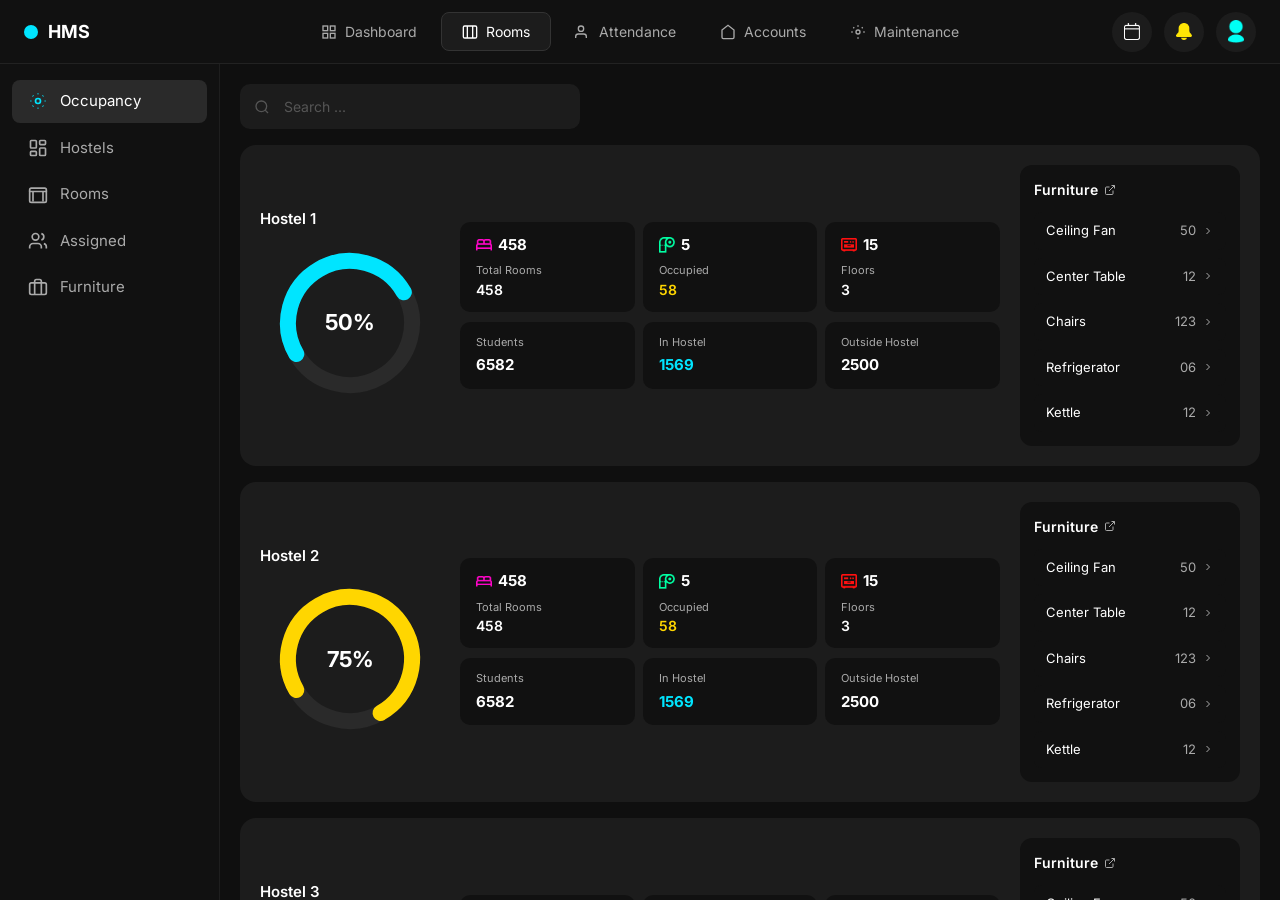
<file: rooms.html>
<!DOCTYPE html>
<html lang="en">
<head>
<meta charset="UTF-8" />
<meta name="viewport" content="width=device-width, initial-scale=1.0" />
<link rel="stylesheet" href="/src/output.css">
<title>HMS - Rooms</title>
<link href="https://fonts.googleapis.com/css2?family=Inter:wght@400;500;600;700&display=swap" rel="stylesheet" />
<style>
  * { margin: 0; padding: 0; box-sizing: border-box; }
  body { background: #0f0f0f; font-family: 'Inter', sans-serif; color: #fff; height: 100vh; overflow: hidden; display: flex; flex-direction: column; }

  .nav-item { display: flex; align-items: center; gap: 12px; padding: 10px 16px; border-radius: 8px; cursor: pointer; font-size: 15px; color: #aaa; }
  .nav-item.active { background: #2a2a2a; color: #fff; }
  .nav-item svg { width: 20px; height: 20px; flex-shrink: 0; }

  .top-nav-item { display: flex; align-items: center; gap: 8px; padding: 8px 20px; font-size: 14px; color: #aaa; border-radius: 8px; cursor: pointer; }
  .top-nav-item.active { background: #1c1c1c; color: #fff; border: 1px solid #333; }

  .icon-btn { width: 42px; height: 42px; border-radius: 50%; background: #1c1c1c; display: flex; align-items: center; justify-content: center; cursor: pointer; }

  .card { background: #1c1c1c; border-radius: 12px; }

  .hostel-card { background: #1c1c1c; border-radius: 16px; padding: 20px; display: grid; grid-template-columns: 180px 1fr 220px; gap: 20px; align-items: center; }

  .stat-mini { background: #111; border-radius: 10px; padding: 12px 16px; }

  .furniture-row { display: flex; align-items: center; justify-content: space-between; padding: 9px 12px; background: #111; border-radius: 8px; font-size: 13px; cursor: pointer; }
  .furniture-row span:last-child { color: #aaa; display: flex; align-items: center; gap: 6px; }

  .search-bar { background: #1c1c1c; border: none; border-radius: 10px; padding: 12px 16px 12px 44px; font-size: 14px; color: #fff; width: 340px; outline: none; }
  .search-bar::placeholder { color: #555; }
  .search-wrap { position: relative; display: inline-block; }
  .search-wrap svg { position: absolute; left: 14px; top: 50%; transform: translateY(-50%); }

  .scrollbar-hide::-webkit-scrollbar { display: none; }
  .scrollbar-hide { -ms-overflow-style: none; scrollbar-width: none; }
</style>
</head>
<body>

<!-- TOP NAV -->
<div style="background:#111; border-bottom:1px solid #222; display:flex; align-items:center; justify-content:space-between; padding:0 24px; height:64px; flex-shrink:0;">
  <div style="display:flex; align-items:center; gap:10px; min-width:180px;">
    <div style="width:14px;height:14px;background:#00e5ff;border-radius:50%;"></div>
    <span style="font-size:18px;font-weight:700;">HMS</span>
  </div>
  <div style="display:flex; align-items:center; gap:4px;">
    <a href="/index.html">
      <div class="top-nav-item">
        <svg width="16" height="16" viewBox="0 0 24 24" fill="none" stroke="currentColor" stroke-width="2"><rect x="3" y="3" width="7" height="7"/><rect x="14" y="3" width="7" height="7"/><rect x="3" y="14" width="7" height="7"/><rect x="14" y="14" width="7" height="7"/></svg>
        Dashboard
      </div>
    </a>
    <a href="/rooms.html">
      <div class="top-nav-item active">
        <svg width="16" height="16" viewBox="0 0 24 24" fill="none" stroke="currentColor" stroke-width="2"><rect x="2" y="3" width="20" height="18" rx="2"/><path d="M8 3v18M16 3v18"/></svg>
        Rooms
      </div>
    </a>
    <div class="top-nav-item">
      <svg width="16" height="16" viewBox="0 0 24 24" fill="none" stroke="currentColor" stroke-width="2"><path d="M17 21v-2a4 4 0 0 0-4-4H5a4 4 0 0 0-4 4v2"/><circle cx="9" cy="7" r="4"/></svg>
      Attendance
    </div>
    <div class="top-nav-item">
      <svg width="16" height="16" viewBox="0 0 24 24" fill="none" stroke="currentColor" stroke-width="2"><path d="M3 9l9-7 9 7v11a2 2 0 0 1-2 2H5a2 2 0 0 1-2-2z"/></svg>
      Accounts
    </div>
    <div class="top-nav-item">
      <svg width="16" height="16" viewBox="0 0 24 24" fill="none" stroke="currentColor" stroke-width="2"><circle cx="12" cy="12" r="3"/><path d="M19.07 4.93l-1.41 1.41M4.93 4.93l1.41 1.41M12 2v2M12 20v2M20 12h2M2 12h2"/></svg>
      Maintenance
    </div>
  </div>
    <!-- RIGHT ICONS -->
    <div class="flex items-center gap-3 min-w-[180px] justify-end">
        <div class="w-10 h-10 rounded-full bg-[#1c1c1c] flex items-center justify-center cursor-pointer">
            <img src="/images/Vector (Stroke).png" alt="" class="w-4">
        </div>
        <div class="w-10 h-10 rounded-full bg-[#1c1c1c] flex items-center justify-center cursor-pointer">
            <img src="/images/Vector (34).png" alt="" class="w-4">
        </div>
        <div class="w-10 h-10 rounded-full bg-[#1c1c1c] flex items-center justify-center cursor-pointer">
            <img src="/images/Vector (35).png" alt="" class="w-4">
        </div>
    </div>
</div>

<!-- MAIN -->
<div style="display:flex; flex:1; overflow:hidden;">

  <!-- SIDEBAR -->
  <div style="width:220px; background:#111; border-right:1px solid #1e1e1e; padding:16px 12px; flex-shrink:0; display:flex; flex-direction:column; gap:4px;">
    <div class="nav-item active">
      <svg viewBox="0 0 24 24" fill="none" stroke="#00e5ff" stroke-width="2"><circle cx="12" cy="12" r="3"/><path d="M3 12h1M20 12h1M12 3v1M12 20v1M5.64 5.64l.7.7M17.66 17.66l.7.7M5.64 18.36l.7-.7M17.66 6.34l.7-.7"/></svg>
      <span style="color:#fff;">Occupancy</span>
    </div>
    <a href="/hostels.html">
      <div class="nav-item">
        <svg viewBox="0 0 24 24" fill="none" stroke="currentColor" stroke-width="2"><rect x="3" y="3" width="7" height="9" rx="1"/><rect x="14" y="3" width="7" height="5" rx="1"/><rect x="14" y="12" width="7" height="9" rx="1"/><rect x="3" y="16" width="7" height="5" rx="1"/></svg>
        Hostels
      </div>
    </a>
    <a href="/rooms.html">
      <div class="nav-item">
        <svg viewBox="0 0 24 24" fill="none" stroke="currentColor" stroke-width="2"><path d="M2 9V7a2 2 0 0 1 2-2h16a2 2 0 0 1 2 2v2"/><path d="M2 9h20v11a2 2 0 0 1-2 2H4a2 2 0 0 1-2-2z"/><path d="M6 9v12M18 9v12"/></svg>
        Rooms
      </div>
    </a>
    <div class="nav-item">
      <svg viewBox="0 0 24 24" fill="none" stroke="currentColor" stroke-width="2"><path d="M16 21v-2a4 4 0 0 0-4-4H6a4 4 0 0 0-4 4v2"/><circle cx="9" cy="7" r="4"/><path d="M22 21v-2a4 4 0 0 0-3-3.87"/><path d="M16 3.13a4 4 0 0 1 0 7.75"/></svg>
      Assigned
    </div>
    <div class="nav-item">
      <svg viewBox="0 0 24 24" fill="none" stroke="currentColor" stroke-width="2"><rect x="2" y="7" width="20" height="14" rx="2"/><path d="M16 21V5a2 2 0 0 0-2-2h-4a2 2 0 0 0-2 2v16"/></svg>
      Furniture
    </div>
  </div>

  <!-- CONTENT -->
  <div style="flex:1; overflow-y:auto; padding:20px; display:flex; flex-direction:column; gap:16px;" class="scrollbar-hide">

    <!-- Search -->
    <div class="search-wrap">
      <svg width="16" height="16" viewBox="0 0 24 24" fill="none" stroke="#555" stroke-width="2"><circle cx="11" cy="11" r="8"/><line x1="21" y1="21" x2="16.65" y2="16.65"/></svg>
      <input class="search-bar" type="text" placeholder="Search ..." />
    </div>

    <!-- HOSTEL 1 -->
    <div class="hostel-card">
      <div style="display:flex; flex-direction:column; gap:12px;">
        <div style="font-size:15px; font-weight:600;">Hostel 1</div>
        <div style="display:flex; justify-content:center;">
          <div style="position:relative; width:160px; height:160px;">
            <svg width="160" height="160" viewBox="0 0 160 160" style="transform:rotate(-210deg);">
              <circle cx="80" cy="80" r="62" fill="none" stroke="#2a2a2a" stroke-width="16" stroke-linecap="round" stroke-dasharray="389.6" stroke-dashoffset="0"/>
              <circle cx="80" cy="80" r="62" fill="none" stroke="#00e5ff" stroke-width="16" stroke-linecap="round" stroke-dasharray="389.6" stroke-dashoffset="194.8"/>
            </svg>
            <div style="position:absolute;inset:0;display:flex;align-items:center;justify-content:center;font-size:22px;font-weight:700;">50%</div>
          </div>
        </div>
      </div>

      <!-- Stats -->
      <div style="display:flex; flex-direction:column; gap:10px;">
        <div style="display:grid; grid-template-columns:repeat(3,1fr); gap:8px;">
          <div class="stat-mini">
            <div style="display:flex; align-items:center; gap:6px; margin-bottom:6px;">
              <img src="/images/Vector (36).png" alt="" class="w-4">
              <span style="font-size:15px; font-weight:700;">458</span>
            </div>
            <div style="font-size:11px; color:#aaa;">Total Rooms</div>
            <div style="font-size:14px; font-weight:600;">458</div>
          </div>
          <div class="stat-mini">
            <div style="display:flex; align-items:center; gap:6px; margin-bottom:6px;">
              <img src="/images/Vector (37).png" alt="" class="w-4">
              <span style="font-size:15px; font-weight:700;">5</span>
            </div>
            <div style="font-size:11px; color:#aaa;">Occupied</div>
            <div style="font-size:14px; font-weight:600; color:#ffd600;">58</div>
          </div>
          <div class="stat-mini">
            <div style="display:flex; align-items:center; gap:6px; margin-bottom:6px;">
              <img src="/images/feKitchenCooker2.png" alt="" class="w-4">
              <span style="font-size:15px; font-weight:700;">15</span>
            </div>
            <div style="font-size:11px; color:#aaa;">Floors</div>
            <div style="font-size:14px; font-weight:600;">3</div>
          </div>
        </div>
        <div style="display:grid; grid-template-columns:repeat(3,1fr); gap:8px;">
          <div class="stat-mini">
            <div style="font-size:11px; color:#aaa; margin-bottom:4px;">Students</div>
            <div style="font-size:15px; font-weight:700;">6582</div>
          </div>
          <div class="stat-mini">
            <div style="font-size:11px; color:#aaa; margin-bottom:4px;">In Hostel</div>
            <div style="font-size:15px; font-weight:700; color:#00e5ff;">1569</div>
          </div>
          <div class="stat-mini">
            <div style="font-size:11px; color:#aaa; margin-bottom:4px;">Outside Hostel</div>
            <div style="font-size:15px; font-weight:700;">2500</div>
          </div>
        </div>
      </div>

      <!-- Furniture -->
      <div style="background:#111; border-radius:12px; padding:14px; display:flex; flex-direction:column; gap:8px;">
        <div style="display:flex; align-items:center; gap:6px; margin-bottom:4px; font-size:14px; font-weight:600;">
          Furniture
          <svg width="12" height="12" viewBox="0 0 24 24" fill="none" stroke="#aaa" stroke-width="2"><path d="M18 13v6a2 2 0 0 1-2 2H5a2 2 0 0 1-2-2V8a2 2 0 0 1 2-2h6"/><polyline points="15 3 21 3 21 9"/><line x1="10" y1="14" x2="21" y2="3"/></svg>
        </div>
        <div class="furniture-row"><span>Ceiling Fan</span><span>50 <svg width="12" height="12" viewBox="0 0 24 24" fill="none" stroke="#aaa" stroke-width="2"><polyline points="9 18 15 12 9 6"/></svg></span></div>
        <div class="furniture-row"><span>Center Table</span><span>12 <svg width="12" height="12" viewBox="0 0 24 24" fill="none" stroke="#aaa" stroke-width="2"><polyline points="9 18 15 12 9 6"/></svg></span></div>
        <div class="furniture-row"><span>Chairs</span><span>123 <svg width="12" height="12" viewBox="0 0 24 24" fill="none" stroke="#aaa" stroke-width="2"><polyline points="9 18 15 12 9 6"/></svg></span></div>
        <div class="furniture-row"><span>Refrigerator</span><span>06 <svg width="12" height="12" viewBox="0 0 24 24" fill="none" stroke="#aaa" stroke-width="2"><polyline points="9 18 15 12 9 6"/></svg></span></div>
        <div class="furniture-row"><span>Kettle</span><span>12 <svg width="12" height="12" viewBox="0 0 24 24" fill="none" stroke="#aaa" stroke-width="2"><polyline points="9 18 15 12 9 6"/></svg></span></div>
      </div>
    </div>

    <!-- HOSTEL 2 -->
    <div class="hostel-card">
      <div style="display:flex; flex-direction:column; gap:12px;">
        <div style="font-size:15px; font-weight:600;">Hostel 2</div>
        <div style="display:flex; justify-content:center;">
          <div style="position:relative; width:160px; height:160px;">
            <svg width="160" height="160" viewBox="0 0 160 160" style="transform:rotate(-210deg);">
              <circle cx="80" cy="80" r="62" fill="none" stroke="#2a2a2a" stroke-width="16" stroke-linecap="round" stroke-dasharray="389.6" stroke-dashoffset="0"/>
              <circle cx="80" cy="80" r="62" fill="none" stroke="#ffd600" stroke-width="16" stroke-linecap="round" stroke-dasharray="389.6" stroke-dashoffset="97.4"/>
            </svg>
            <div style="position:absolute;inset:0;display:flex;align-items:center;justify-content:center;font-size:22px;font-weight:700;">75%</div>
          </div>
        </div>
      </div>

      <!-- STATS -->
      <div style="display:flex; flex-direction:column; gap:10px;">
        <div style="display:grid; grid-template-columns:repeat(3,1fr); gap:8px;">
          <div class="stat-mini">
            <div style="display:flex; align-items:center; gap:6px; margin-bottom:6px;">
              <img src="/images/Vector (36).png" alt="" class="w-4">
              <span style="font-size:15px; font-weight:700;">458</span>
            </div>
            <div style="font-size:11px; color:#aaa;">Total Rooms</div>
            <div style="font-size:14px; font-weight:600;">458</div>
          </div>
          <div class="stat-mini">
            <div style="display:flex; align-items:center; gap:6px; margin-bottom:6px;">
              <img src="/images/Vector (37).png" alt="" class="w-4">
              <span style="font-size:15px; font-weight:700;">5</span>
            </div>
            <div style="font-size:11px; color:#aaa;">Occupied</div>
            <div style="font-size:14px; font-weight:600; color:#ffd600;">58</div>
          </div>
          <div class="stat-mini">
            <div style="display:flex; align-items:center; gap:6px; margin-bottom:6px;">
              <img src="/images/feKitchenCooker2.png" alt="" class="w-4">
              <span style="font-size:15px; font-weight:700;">15</span>
            </div>
            <div style="font-size:11px; color:#aaa;">Floors</div>
            <div style="font-size:14px; font-weight:600;">3</div>
          </div>
        </div>
        <div style="display:grid; grid-template-columns:repeat(3,1fr); gap:8px;">
          <div class="stat-mini">
            <div style="font-size:11px; color:#aaa; margin-bottom:4px;">Students</div>
            <div style="font-size:15px; font-weight:700;">6582</div>
          </div>
          <div class="stat-mini">
            <div style="font-size:11px; color:#aaa; margin-bottom:4px;">In Hostel</div>
            <div style="font-size:15px; font-weight:700; color:#00e5ff;">1569</div>
          </div>
          <div class="stat-mini">
            <div style="font-size:11px; color:#aaa; margin-bottom:4px;">Outside Hostel</div>
            <div style="font-size:15px; font-weight:700;">2500</div>
          </div>
        </div>
      </div>

      <div style="background:#111; border-radius:12px; padding:14px; display:flex; flex-direction:column; gap:8px;">
        <div style="display:flex; align-items:center; gap:6px; margin-bottom:4px; font-size:14px; font-weight:600;">
          Furniture
          <svg width="12" height="12" viewBox="0 0 24 24" fill="none" stroke="#aaa" stroke-width="2"><path d="M18 13v6a2 2 0 0 1-2 2H5a2 2 0 0 1-2-2V8a2 2 0 0 1 2-2h6"/><polyline points="15 3 21 3 21 9"/><line x1="10" y1="14" x2="21" y2="3"/></svg>
        </div>
        <div class="furniture-row"><span>Ceiling Fan</span><span>50 <svg width="12" height="12" viewBox="0 0 24 24" fill="none" stroke="#aaa" stroke-width="2"><polyline points="9 18 15 12 9 6"/></svg></span></div>
        <div class="furniture-row"><span>Center Table</span><span>12 <svg width="12" height="12" viewBox="0 0 24 24" fill="none" stroke="#aaa" stroke-width="2"><polyline points="9 18 15 12 9 6"/></svg></span></div>
        <div class="furniture-row"><span>Chairs</span><span>123 <svg width="12" height="12" viewBox="0 0 24 24" fill="none" stroke="#aaa" stroke-width="2"><polyline points="9 18 15 12 9 6"/></svg></span></div>
        <div class="furniture-row"><span>Refrigerator</span><span>06 <svg width="12" height="12" viewBox="0 0 24 24" fill="none" stroke="#aaa" stroke-width="2"><polyline points="9 18 15 12 9 6"/></svg></span></div>
        <div class="furniture-row"><span>Kettle</span><span>12 <svg width="12" height="12" viewBox="0 0 24 24" fill="none" stroke="#aaa" stroke-width="2"><polyline points="9 18 15 12 9 6"/></svg></span></div>
      </div>
    </div>

    <!-- HOSTEL 3 -->
    <div class="hostel-card">
      <div style="display:flex; flex-direction:column; gap:12px;">
        <div style="font-size:15px; font-weight:600;">Hostel 3</div>
        <div style="display:flex; justify-content:center;">
          <div style="position:relative; width:160px; height:160px;">
            <svg width="160" height="160" viewBox="0 0 160 160" style="transform:rotate(-210deg);">
              <circle cx="80" cy="80" r="62" fill="none" stroke="#2a2a2a" stroke-width="16" stroke-linecap="round" stroke-dasharray="389.6" stroke-dashoffset="0"/>
              <circle cx="80" cy="80" r="62" fill="none" stroke="#e91e8c" stroke-width="16" stroke-linecap="round" stroke-dasharray="389.6" stroke-dashoffset="19.5"/>
            </svg>
            <div style="position:absolute;inset:0;display:flex;align-items:center;justify-content:center;font-size:22px;font-weight:700;">95%</div>
          </div>
        </div>
      </div>

      <!-- STATS -->
      <div style="display:flex; flex-direction:column; gap:10px;">
        <div style="display:grid; grid-template-columns:repeat(3,1fr); gap:8px;">
          <div class="stat-mini">
            <div style="display:flex; align-items:center; gap:6px; margin-bottom:6px;">
              <img src="/images/Vector (36).png" alt="" class="w-4">
              <span style="font-size:15px; font-weight:700;">458</span>
            </div>
            <div style="font-size:11px; color:#aaa;">Total Rooms</div>
            <div style="font-size:14px; font-weight:600;">458</div>
          </div>
          <div class="stat-mini">
            <div style="display:flex; align-items:center; gap:6px; margin-bottom:6px;">
              <img src="/images/Vector (37).png" alt="" class="w-4">
              <span style="font-size:15px; font-weight:700;">5</span>
            </div>
            <div style="font-size:11px; color:#aaa;">Occupied</div>
            <div style="font-size:14px; font-weight:600; color:#ffd600;">58</div>
          </div>
          <div class="stat-mini">
            <div style="display:flex; align-items:center; gap:6px; margin-bottom:6px;">
              <img src="/images/feKitchenCooker2.png" alt="" class="w-4">
              <span style="font-size:15px; font-weight:700;">15</span>
            </div>
            <div style="font-size:11px; color:#aaa;">Floors</div>
            <div style="font-size:14px; font-weight:600;">3</div>
          </div>
        </div>
        <div style="display:grid; grid-template-columns:repeat(3,1fr); gap:8px;">
          <div class="stat-mini">
            <div style="font-size:11px; color:#aaa; margin-bottom:4px;">Students</div>
            <div style="font-size:15px; font-weight:700;">6582</div>
          </div>
          <div class="stat-mini">
            <div style="font-size:11px; color:#aaa; margin-bottom:4px;">In Hostel</div>
            <div style="font-size:15px; font-weight:700; color:#00e5ff;">1569</div>
          </div>
          <div class="stat-mini">
            <div style="font-size:11px; color:#aaa; margin-bottom:4px;">Outside Hostel</div>
            <div style="font-size:15px; font-weight:700;">2500</div>
          </div>
        </div>
      </div>

      <div style="background:#111; border-radius:12px; padding:14px; display:flex; flex-direction:column; gap:8px;">
        <div style="display:flex; align-items:center; gap:6px; margin-bottom:4px; font-size:14px; font-weight:600;">
          Furniture
          <svg width="12" height="12" viewBox="0 0 24 24" fill="none" stroke="#aaa" stroke-width="2"><path d="M18 13v6a2 2 0 0 1-2 2H5a2 2 0 0 1-2-2V8a2 2 0 0 1 2-2h6"/><polyline points="15 3 21 3 21 9"/><line x1="10" y1="14" x2="21" y2="3"/></svg>
        </div>
        <div class="furniture-row"><span>Ceiling Fan</span><span>50 <svg width="12" height="12" viewBox="0 0 24 24" fill="none" stroke="#aaa" stroke-width="2"><polyline points="9 18 15 12 9 6"/></svg></span></div>
        <div class="furniture-row"><span>Center Table</span><span>12 <svg width="12" height="12" viewBox="0 0 24 24" fill="none" stroke="#aaa" stroke-width="2"><polyline points="9 18 15 12 9 6"/></svg></span></div>
        <div class="furniture-row"><span>Chairs</span><span>123 <svg width="12" height="12" viewBox="0 0 24 24" fill="none" stroke="#aaa" stroke-width="2"><polyline points="9 18 15 12 9 6"/></svg></span></div>
        <div class="furniture-row"><span>Refrigerator</span><span>06 <svg width="12" height="12" viewBox="0 0 24 24" fill="none" stroke="#aaa" stroke-width="2"><polyline points="9 18 15 12 9 6"/></svg></span></div>
        <div class="furniture-row"><span>Kettle</span><span>12 <svg width="12" height="12" viewBox="0 0 24 24" fill="none" stroke="#aaa" stroke-width="2"><polyline points="9 18 15 12 9 6"/></svg></span></div>
      </div>
    </div>

  </div>
</div>
</body>
</html>
</file>
<file: src/output.css>
/*! tailwindcss v4.2.1 | MIT License | https://tailwindcss.com */
@layer properties;
@layer theme, base, components, utilities;
@layer theme {
  :root, :host {
    --font-sans: ui-sans-serif, system-ui, sans-serif, "Apple Color Emoji",
      "Segoe UI Emoji", "Segoe UI Symbol", "Noto Color Emoji";
    --font-mono: ui-monospace, SFMono-Regular, Menlo, Monaco, Consolas, "Liberation Mono",
      "Courier New", monospace;
    --color-red-500: oklch(63.7% 0.237 25.331);
    --color-red-600: oklch(57.7% 0.245 27.325);
    --color-amber-300: oklch(87.9% 0.169 91.605);
    --color-yellow-400: oklch(85.2% 0.199 91.936);
    --color-yellow-500: oklch(79.5% 0.184 86.047);
    --color-green-400: oklch(79.2% 0.209 151.711);
    --color-cyan-400: oklch(78.9% 0.154 211.53);
    --color-cyan-500: oklch(71.5% 0.143 215.221);
    --color-gray-400: oklch(70.7% 0.022 261.325);
    --color-gray-600: oklch(44.6% 0.03 256.802);
    --color-gray-800: oklch(27.8% 0.033 256.848);
    --color-gray-900: oklch(21% 0.034 264.665);
    --color-black: #000;
    --color-white: #fff;
    --spacing: 0.25rem;
    --text-xs: 0.75rem;
    --text-xs--line-height: calc(1 / 0.75);
    --text-sm: 0.875rem;
    --text-sm--line-height: calc(1.25 / 0.875);
    --text-base: 1rem;
    --text-base--line-height: calc(1.5 / 1);
    --text-lg: 1.125rem;
    --text-lg--line-height: calc(1.75 / 1.125);
    --text-xl: 1.25rem;
    --text-xl--line-height: calc(1.75 / 1.25);
    --text-2xl: 1.5rem;
    --text-2xl--line-height: calc(2 / 1.5);
    --text-3xl: 1.875rem;
    --text-3xl--line-height: calc(2.25 / 1.875);
    --text-4xl: 2.25rem;
    --text-4xl--line-height: calc(2.5 / 2.25);
    --font-weight-medium: 500;
    --font-weight-semibold: 600;
    --font-weight-bold: 700;
    --tracking-wider: 0.05em;
    --leading-relaxed: 1.625;
    --radius-lg: 0.5rem;
    --radius-xl: 0.75rem;
    --radius-2xl: 1rem;
    --default-transition-duration: 150ms;
    --default-transition-timing-function: cubic-bezier(0.4, 0, 0.2, 1);
    --default-font-family: var(--font-sans);
    --default-mono-font-family: var(--font-mono);
  }
}
@layer base {
  *, ::after, ::before, ::backdrop, ::file-selector-button {
    box-sizing: border-box;
    margin: 0;
    padding: 0;
    border: 0 solid;
  }
  html, :host {
    line-height: 1.5;
    -webkit-text-size-adjust: 100%;
    tab-size: 4;
    font-family: var(--default-font-family, ui-sans-serif, system-ui, sans-serif, "Apple Color Emoji", "Segoe UI Emoji", "Segoe UI Symbol", "Noto Color Emoji");
    font-feature-settings: var(--default-font-feature-settings, normal);
    font-variation-settings: var(--default-font-variation-settings, normal);
    -webkit-tap-highlight-color: transparent;
  }
  hr {
    height: 0;
    color: inherit;
    border-top-width: 1px;
  }
  abbr:where([title]) {
    -webkit-text-decoration: underline dotted;
    text-decoration: underline dotted;
  }
  h1, h2, h3, h4, h5, h6 {
    font-size: inherit;
    font-weight: inherit;
  }
  a {
    color: inherit;
    -webkit-text-decoration: inherit;
    text-decoration: inherit;
  }
  b, strong {
    font-weight: bolder;
  }
  code, kbd, samp, pre {
    font-family: var(--default-mono-font-family, ui-monospace, SFMono-Regular, Menlo, Monaco, Consolas, "Liberation Mono", "Courier New", monospace);
    font-feature-settings: var(--default-mono-font-feature-settings, normal);
    font-variation-settings: var(--default-mono-font-variation-settings, normal);
    font-size: 1em;
  }
  small {
    font-size: 80%;
  }
  sub, sup {
    font-size: 75%;
    line-height: 0;
    position: relative;
    vertical-align: baseline;
  }
  sub {
    bottom: -0.25em;
  }
  sup {
    top: -0.5em;
  }
  table {
    text-indent: 0;
    border-color: inherit;
    border-collapse: collapse;
  }
  :-moz-focusring {
    outline: auto;
  }
  progress {
    vertical-align: baseline;
  }
  summary {
    display: list-item;
  }
  ol, ul, menu {
    list-style: none;
  }
  img, svg, video, canvas, audio, iframe, embed, object {
    display: block;
    vertical-align: middle;
  }
  img, video {
    max-width: 100%;
    height: auto;
  }
  button, input, select, optgroup, textarea, ::file-selector-button {
    font: inherit;
    font-feature-settings: inherit;
    font-variation-settings: inherit;
    letter-spacing: inherit;
    color: inherit;
    border-radius: 0;
    background-color: transparent;
    opacity: 1;
  }
  :where(select:is([multiple], [size])) optgroup {
    font-weight: bolder;
  }
  :where(select:is([multiple], [size])) optgroup option {
    padding-inline-start: 20px;
  }
  ::file-selector-button {
    margin-inline-end: 4px;
  }
  ::placeholder {
    opacity: 1;
  }
  @supports (not (-webkit-appearance: -apple-pay-button))  or (contain-intrinsic-size: 1px) {
    ::placeholder {
      color: currentcolor;
      @supports (color: color-mix(in lab, red, red)) {
        color: color-mix(in oklab, currentcolor 50%, transparent);
      }
    }
  }
  textarea {
    resize: vertical;
  }
  ::-webkit-search-decoration {
    -webkit-appearance: none;
  }
  ::-webkit-date-and-time-value {
    min-height: 1lh;
    text-align: inherit;
  }
  ::-webkit-datetime-edit {
    display: inline-flex;
  }
  ::-webkit-datetime-edit-fields-wrapper {
    padding: 0;
  }
  ::-webkit-datetime-edit, ::-webkit-datetime-edit-year-field, ::-webkit-datetime-edit-month-field, ::-webkit-datetime-edit-day-field, ::-webkit-datetime-edit-hour-field, ::-webkit-datetime-edit-minute-field, ::-webkit-datetime-edit-second-field, ::-webkit-datetime-edit-millisecond-field, ::-webkit-datetime-edit-meridiem-field {
    padding-block: 0;
  }
  ::-webkit-calendar-picker-indicator {
    line-height: 1;
  }
  :-moz-ui-invalid {
    box-shadow: none;
  }
  button, input:where([type="button"], [type="reset"], [type="submit"]), ::file-selector-button {
    appearance: button;
  }
  ::-webkit-inner-spin-button, ::-webkit-outer-spin-button {
    height: auto;
  }
  [hidden]:where(:not([hidden="until-found"])) {
    display: none !important;
  }
}
@layer utilities {
  .absolute {
    position: absolute;
  }
  .relative {
    position: relative;
  }
  .inset-0 {
    inset: calc(var(--spacing) * 0);
  }
  .top-1 {
    top: calc(var(--spacing) * 1);
  }
  .top-1\/2 {
    top: calc(1 / 2 * 100%);
  }
  .left-3 {
    left: calc(var(--spacing) * 3);
  }
  .left-3\.5 {
    left: calc(var(--spacing) * 3.5);
  }
  .z-10 {
    z-index: 10;
  }
  .row-span-2 {
    grid-row: span 2 / span 2;
  }
  .mt-0 {
    margin-top: calc(var(--spacing) * 0);
  }
  .mt-0\.5 {
    margin-top: calc(var(--spacing) * 0.5);
  }
  .mt-1 {
    margin-top: calc(var(--spacing) * 1);
  }
  .mb-1 {
    margin-bottom: calc(var(--spacing) * 1);
  }
  .mb-1\.5 {
    margin-bottom: calc(var(--spacing) * 1.5);
  }
  .mb-2 {
    margin-bottom: calc(var(--spacing) * 2);
  }
  .mb-3 {
    margin-bottom: calc(var(--spacing) * 3);
  }
  .mb-4 {
    margin-bottom: calc(var(--spacing) * 4);
  }
  .ml-1 {
    margin-left: calc(var(--spacing) * 1);
  }
  .flex {
    display: flex;
  }
  .grid {
    display: grid;
  }
  .table {
    display: table;
  }
  .h-3 {
    height: calc(var(--spacing) * 3);
  }
  .h-3\.5 {
    height: calc(var(--spacing) * 3.5);
  }
  .h-5 {
    height: calc(var(--spacing) * 5);
  }
  .h-8 {
    height: calc(var(--spacing) * 8);
  }
  .h-9 {
    height: calc(var(--spacing) * 9);
  }
  .h-10 {
    height: calc(var(--spacing) * 10);
  }
  .h-16 {
    height: calc(var(--spacing) * 16);
  }
  .h-20 {
    height: calc(var(--spacing) * 20);
  }
  .h-32 {
    height: calc(var(--spacing) * 32);
  }
  .h-36 {
    height: calc(var(--spacing) * 36);
  }
  .h-\[0px\] {
    height: 0px;
  }
  .h-\[10px\] {
    height: 10px;
  }
  .h-\[50px\] {
    height: 50px;
  }
  .h-\[54px\] {
    height: 54px;
  }
  .h-\[60px\] {
    height: 60px;
  }
  .h-\[80px\] {
    height: 80px;
  }
  .h-\[90px\] {
    height: 90px;
  }
  .h-\[100px\] {
    height: 100px;
  }
  .h-\[120px\] {
    height: 120px;
  }
  .h-\[140px\] {
    height: 140px;
  }
  .h-\[160px\] {
    height: 160px;
  }
  .h-screen {
    height: 100vh;
  }
  .min-h-screen {
    min-height: 100vh;
  }
  .w-1 {
    width: calc(var(--spacing) * 1);
  }
  .w-3 {
    width: calc(var(--spacing) * 3);
  }
  .w-3\.5 {
    width: calc(var(--spacing) * 3.5);
  }
  .w-4 {
    width: calc(var(--spacing) * 4);
  }
  .w-5 {
    width: calc(var(--spacing) * 5);
  }
  .w-8 {
    width: calc(var(--spacing) * 8);
  }
  .w-9 {
    width: calc(var(--spacing) * 9);
  }
  .w-10 {
    width: calc(var(--spacing) * 10);
  }
  .w-14 {
    width: calc(var(--spacing) * 14);
  }
  .w-20 {
    width: calc(var(--spacing) * 20);
  }
  .w-32 {
    width: calc(var(--spacing) * 32);
  }
  .w-36 {
    width: calc(var(--spacing) * 36);
  }
  .w-40 {
    width: calc(var(--spacing) * 40);
  }
  .w-48 {
    width: calc(var(--spacing) * 48);
  }
  .w-80 {
    width: calc(var(--spacing) * 80);
  }
  .w-\[54px\] {
    width: 54px;
  }
  .w-\[90px\] {
    width: 90px;
  }
  .w-\[100px\] {
    width: 100px;
  }
  .w-\[110px\] {
    width: 110px;
  }
  .w-\[120px\] {
    width: 120px;
  }
  .w-\[140px\] {
    width: 140px;
  }
  .w-\[150px\] {
    width: 150px;
  }
  .w-\[160px\] {
    width: 160px;
  }
  .w-\[200px\] {
    width: 200px;
  }
  .w-\[220px\] {
    width: 220px;
  }
  .w-\[230px\] {
    width: 230px;
  }
  .w-\[250px\] {
    width: 250px;
  }
  .w-fit {
    width: fit-content;
  }
  .w-full {
    width: 100%;
  }
  .min-w-\[180px\] {
    min-width: 180px;
  }
  .flex-1 {
    flex: 1;
  }
  .flex-\[62\] {
    flex: 62;
  }
  .flex-\[96\] {
    flex: 96;
  }
  .flex-shrink {
    flex-shrink: 1;
  }
  .flex-shrink-0 {
    flex-shrink: 0;
  }
  .shrink-0 {
    flex-shrink: 0;
  }
  .border-collapse {
    border-collapse: collapse;
  }
  .-translate-y-1 {
    --tw-translate-y: calc(var(--spacing) * -1);
    translate: var(--tw-translate-x) var(--tw-translate-y);
  }
  .-translate-y-1\/2 {
    --tw-translate-y: calc(calc(1 / 2 * 100%) * -1);
    translate: var(--tw-translate-x) var(--tw-translate-y);
  }
  .-rotate-\[90deg\] {
    rotate: calc(90deg * -1);
  }
  .-rotate-\[210deg\] {
    rotate: calc(210deg * -1);
  }
  .transform {
    transform: var(--tw-rotate-x,) var(--tw-rotate-y,) var(--tw-rotate-z,) var(--tw-skew-x,) var(--tw-skew-y,);
  }
  .cursor-pointer {
    cursor: pointer;
  }
  .resize {
    resize: both;
  }
  .grid-cols-2 {
    grid-template-columns: repeat(2, minmax(0, 1fr));
  }
  .grid-cols-3 {
    grid-template-columns: repeat(3, minmax(0, 1fr));
  }
  .grid-cols-4 {
    grid-template-columns: repeat(4, minmax(0, 1fr));
  }
  .grid-cols-\[1fr_1fr_1fr_180px\] {
    grid-template-columns: 1fr 1fr 1fr 180px;
  }
  .grid-cols-\[180px_1fr_200px_200px\] {
    grid-template-columns: 180px 1fr 200px 200px;
  }
  .flex-col {
    flex-direction: column;
  }
  .items-center {
    align-items: center;
  }
  .items-start {
    align-items: flex-start;
  }
  .justify-between {
    justify-content: space-between;
  }
  .justify-center {
    justify-content: center;
  }
  .justify-end {
    justify-content: flex-end;
  }
  .gap-1 {
    gap: calc(var(--spacing) * 1);
  }
  .gap-1\.5 {
    gap: calc(var(--spacing) * 1.5);
  }
  .gap-2 {
    gap: calc(var(--spacing) * 2);
  }
  .gap-2\.5 {
    gap: calc(var(--spacing) * 2.5);
  }
  .gap-3 {
    gap: calc(var(--spacing) * 3);
  }
  .gap-4 {
    gap: calc(var(--spacing) * 4);
  }
  .gap-6 {
    gap: calc(var(--spacing) * 6);
  }
  .self-start {
    align-self: flex-start;
  }
  .overflow-hidden {
    overflow: hidden;
  }
  .overflow-y-auto {
    overflow-y: auto;
  }
  .rounded-2xl {
    border-radius: var(--radius-2xl);
  }
  .rounded-full {
    border-radius: calc(infinity * 1px);
  }
  .rounded-lg {
    border-radius: var(--radius-lg);
  }
  .rounded-xl {
    border-radius: var(--radius-xl);
  }
  .border {
    border-style: var(--tw-border-style);
    border-width: 1px;
  }
  .border-t {
    border-top-style: var(--tw-border-style);
    border-top-width: 1px;
  }
  .border-r {
    border-right-style: var(--tw-border-style);
    border-right-width: 1px;
  }
  .border-b {
    border-bottom-style: var(--tw-border-style);
    border-bottom-width: 1px;
  }
  .border-l {
    border-left-style: var(--tw-border-style);
    border-left-width: 1px;
  }
  .border-none {
    --tw-border-style: none;
    border-style: none;
  }
  .border-\[\#1e1e1e\] {
    border-color: #1e1e1e;
  }
  .border-\[\#222\] {
    border-color: #222;
  }
  .border-\[\#333\] {
    border-color: #333;
  }
  .border-cyan-400 {
    border-color: var(--color-cyan-400);
  }
  .border-red-500 {
    border-color: var(--color-red-500);
  }
  .bg-\[\#0f0f0f\] {
    background-color: #0f0f0f;
  }
  .bg-\[\#00e5ff\] {
    background-color: #00e5ff;
  }
  .bg-\[\#1a1a1a\] {
    background-color: #1a1a1a;
  }
  .bg-\[\#1c1c1c\] {
    background-color: #1c1c1c;
  }
  .bg-\[\#2a2a2a\] {
    background-color: #2a2a2a;
  }
  .bg-\[\#111\] {
    background-color: #111;
  }
  .bg-\[\#333\] {
    background-color: #333;
  }
  .bg-\[\#e53935\] {
    background-color: #e53935;
  }
  .bg-\[\#ffd600\] {
    background-color: #ffd600;
  }
  .bg-cyan-400 {
    background-color: var(--color-cyan-400);
  }
  .object-cover {
    object-fit: cover;
  }
  .p-2 {
    padding: calc(var(--spacing) * 2);
  }
  .p-2\.5 {
    padding: calc(var(--spacing) * 2.5);
  }
  .p-3 {
    padding: calc(var(--spacing) * 3);
  }
  .p-3\.5 {
    padding: calc(var(--spacing) * 3.5);
  }
  .p-4 {
    padding: calc(var(--spacing) * 4);
  }
  .p-5 {
    padding: calc(var(--spacing) * 5);
  }
  .px-3 {
    padding-inline: calc(var(--spacing) * 3);
  }
  .px-4 {
    padding-inline: calc(var(--spacing) * 4);
  }
  .px-5 {
    padding-inline: calc(var(--spacing) * 5);
  }
  .px-6 {
    padding-inline: calc(var(--spacing) * 6);
  }
  .py-1 {
    padding-block: calc(var(--spacing) * 1);
  }
  .py-1\.5 {
    padding-block: calc(var(--spacing) * 1.5);
  }
  .py-2 {
    padding-block: calc(var(--spacing) * 2);
  }
  .py-2\.5 {
    padding-block: calc(var(--spacing) * 2.5);
  }
  .py-3 {
    padding-block: calc(var(--spacing) * 3);
  }
  .py-4 {
    padding-block: calc(var(--spacing) * 4);
  }
  .pr-4 {
    padding-right: calc(var(--spacing) * 4);
  }
  .pl-9 {
    padding-left: calc(var(--spacing) * 9);
  }
  .pl-10 {
    padding-left: calc(var(--spacing) * 10);
  }
  .text-center {
    text-align: center;
  }
  .text-2xl {
    font-size: var(--text-2xl);
    line-height: var(--tw-leading, var(--text-2xl--line-height));
  }
  .text-4xl {
    font-size: var(--text-4xl);
    line-height: var(--tw-leading, var(--text-4xl--line-height));
  }
  .text-base {
    font-size: var(--text-base);
    line-height: var(--tw-leading, var(--text-base--line-height));
  }
  .text-lg {
    font-size: var(--text-lg);
    line-height: var(--tw-leading, var(--text-lg--line-height));
  }
  .text-sm {
    font-size: var(--text-sm);
    line-height: var(--tw-leading, var(--text-sm--line-height));
  }
  .text-xl {
    font-size: var(--text-xl);
    line-height: var(--tw-leading, var(--text-xl--line-height));
  }
  .text-xs {
    font-size: var(--text-xs);
    line-height: var(--tw-leading, var(--text-xs--line-height));
  }
  .text-\[10px\] {
    font-size: 10px;
  }
  .text-\[11px\] {
    font-size: 11px;
  }
  .text-\[13px\] {
    font-size: 13px;
  }
  .text-\[15px\] {
    font-size: 15px;
  }
  .text-\[22px\] {
    font-size: 22px;
  }
  .leading-5 {
    --tw-leading: calc(var(--spacing) * 5);
    line-height: calc(var(--spacing) * 5);
  }
  .font-bold {
    --tw-font-weight: var(--font-weight-bold);
    font-weight: var(--font-weight-bold);
  }
  .font-medium {
    --tw-font-weight: var(--font-weight-medium);
    font-weight: var(--font-weight-medium);
  }
  .font-semibold {
    --tw-font-weight: var(--font-weight-semibold);
    font-weight: var(--font-weight-semibold);
  }
  .tracking-wider {
    --tw-tracking: var(--tracking-wider);
    letter-spacing: var(--tracking-wider);
  }
  .text-\[\#00e5ff\] {
    color: #00e5ff;
  }
  .text-\[\#aaa\] {
    color: #aaa;
  }
  .text-\[\#e91e8c\] {
    color: #e91e8c;
  }
  .text-\[\#ffd600\] {
    color: #ffd600;
  }
  .text-amber-300 {
    color: var(--color-amber-300);
  }
  .text-black {
    color: var(--color-black);
  }
  .text-cyan-400 {
    color: var(--color-cyan-400);
  }
  .text-gray-400 {
    color: var(--color-gray-400);
  }
  .text-red-500 {
    color: var(--color-red-500);
  }
  .text-white {
    color: var(--color-white);
  }
  .text-yellow-400 {
    color: var(--color-yellow-400);
  }
  .no-underline {
    text-decoration-line: none;
  }
  .underline {
    text-decoration-line: underline;
  }
  .decoration-0 {
    text-decoration-thickness: 0px;
  }
  .placeholder-\[\#555\] {
    &::placeholder {
      color: #555;
    }
  }
  .opacity-0 {
    opacity: 0%;
  }
  .outline {
    outline-style: var(--tw-outline-style);
    outline-width: 1px;
  }
  .outline-none {
    --tw-outline-style: none;
    outline-style: none;
  }
}
@property --tw-translate-x {
  syntax: "*";
  inherits: false;
  initial-value: 0;
}
@property --tw-translate-y {
  syntax: "*";
  inherits: false;
  initial-value: 0;
}
@property --tw-translate-z {
  syntax: "*";
  inherits: false;
  initial-value: 0;
}
@property --tw-rotate-x {
  syntax: "*";
  inherits: false;
}
@property --tw-rotate-y {
  syntax: "*";
  inherits: false;
}
@property --tw-rotate-z {
  syntax: "*";
  inherits: false;
}
@property --tw-skew-x {
  syntax: "*";
  inherits: false;
}
@property --tw-skew-y {
  syntax: "*";
  inherits: false;
}
@property --tw-border-style {
  syntax: "*";
  inherits: false;
  initial-value: solid;
}
@property --tw-leading {
  syntax: "*";
  inherits: false;
}
@property --tw-font-weight {
  syntax: "*";
  inherits: false;
}
@property --tw-tracking {
  syntax: "*";
  inherits: false;
}
@property --tw-outline-style {
  syntax: "*";
  inherits: false;
  initial-value: solid;
}
@layer properties {
  @supports ((-webkit-hyphens: none) and (not (margin-trim: inline))) or ((-moz-orient: inline) and (not (color:rgb(from red r g b)))) {
    *, ::before, ::after, ::backdrop {
      --tw-translate-x: 0;
      --tw-translate-y: 0;
      --tw-translate-z: 0;
      --tw-rotate-x: initial;
      --tw-rotate-y: initial;
      --tw-rotate-z: initial;
      --tw-skew-x: initial;
      --tw-skew-y: initial;
      --tw-border-style: solid;
      --tw-leading: initial;
      --tw-font-weight: initial;
      --tw-tracking: initial;
      --tw-outline-style: solid;
    }
  }
}
</file>
